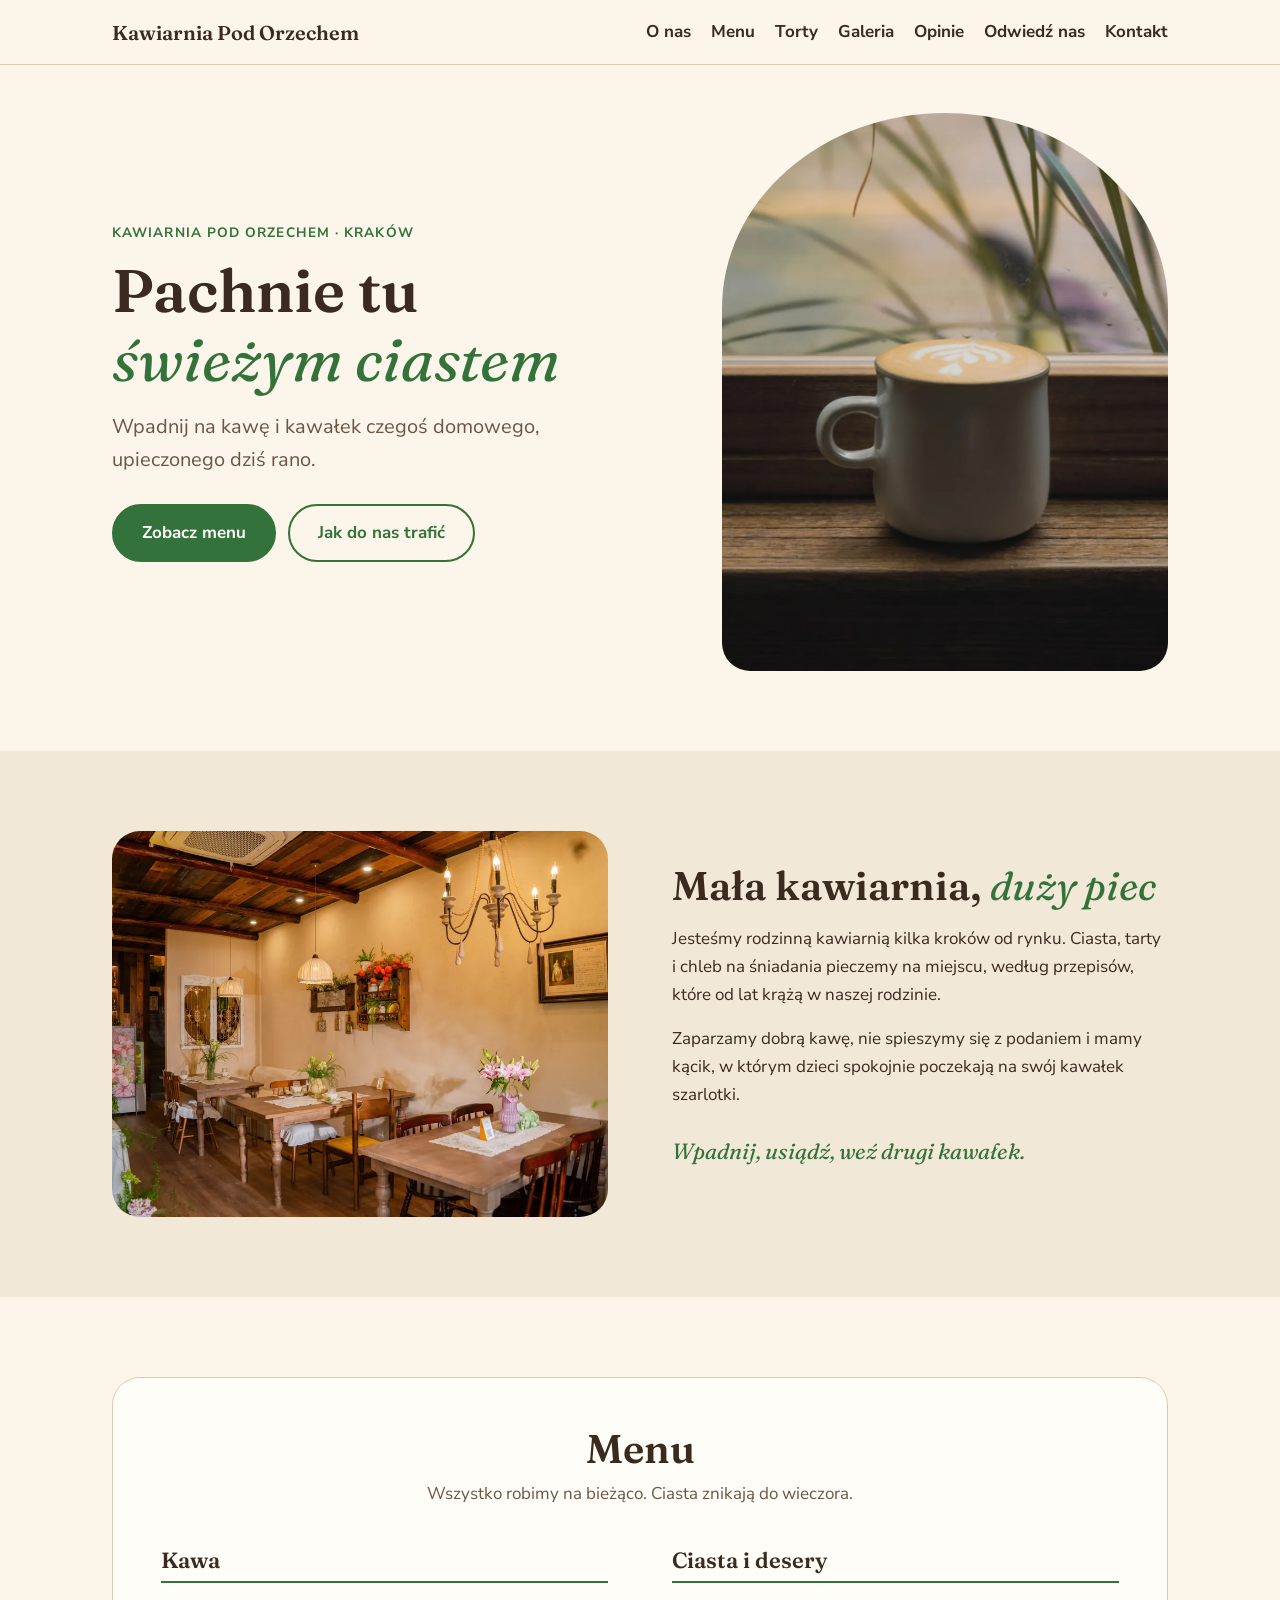
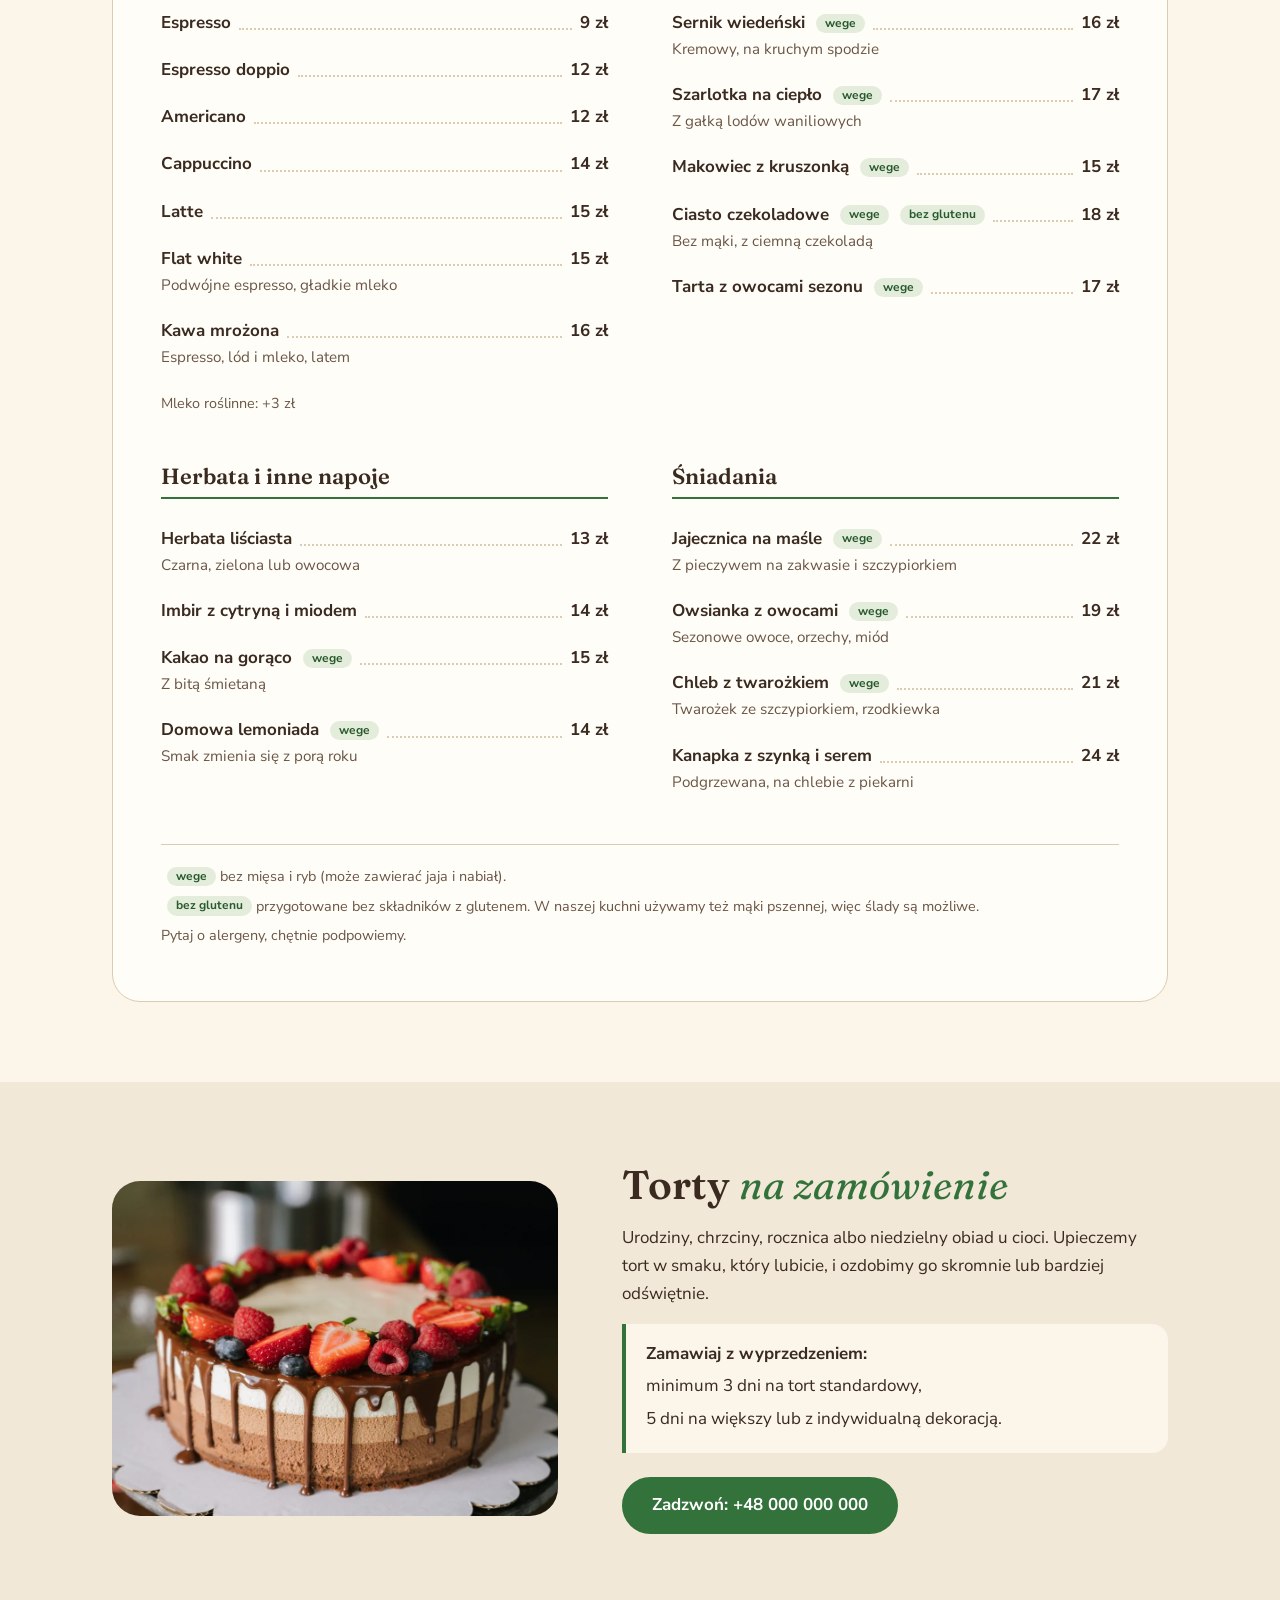
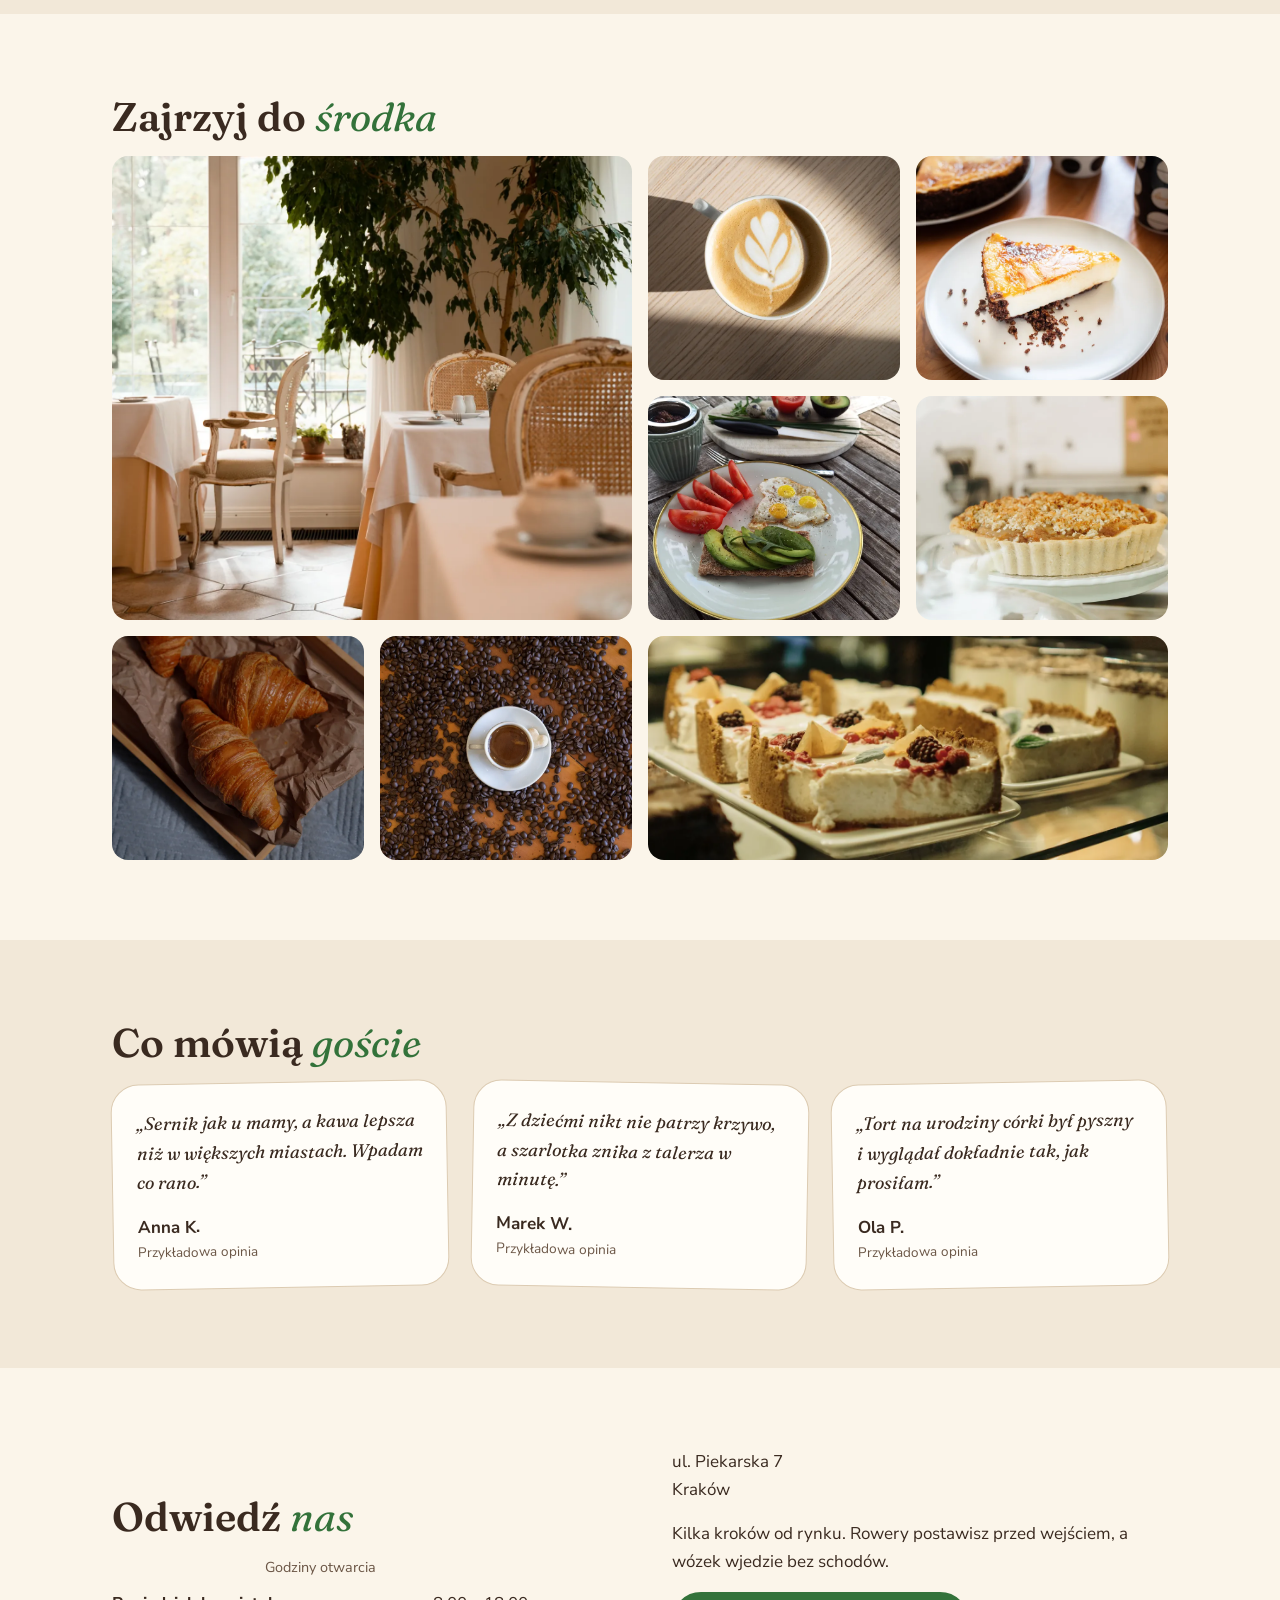
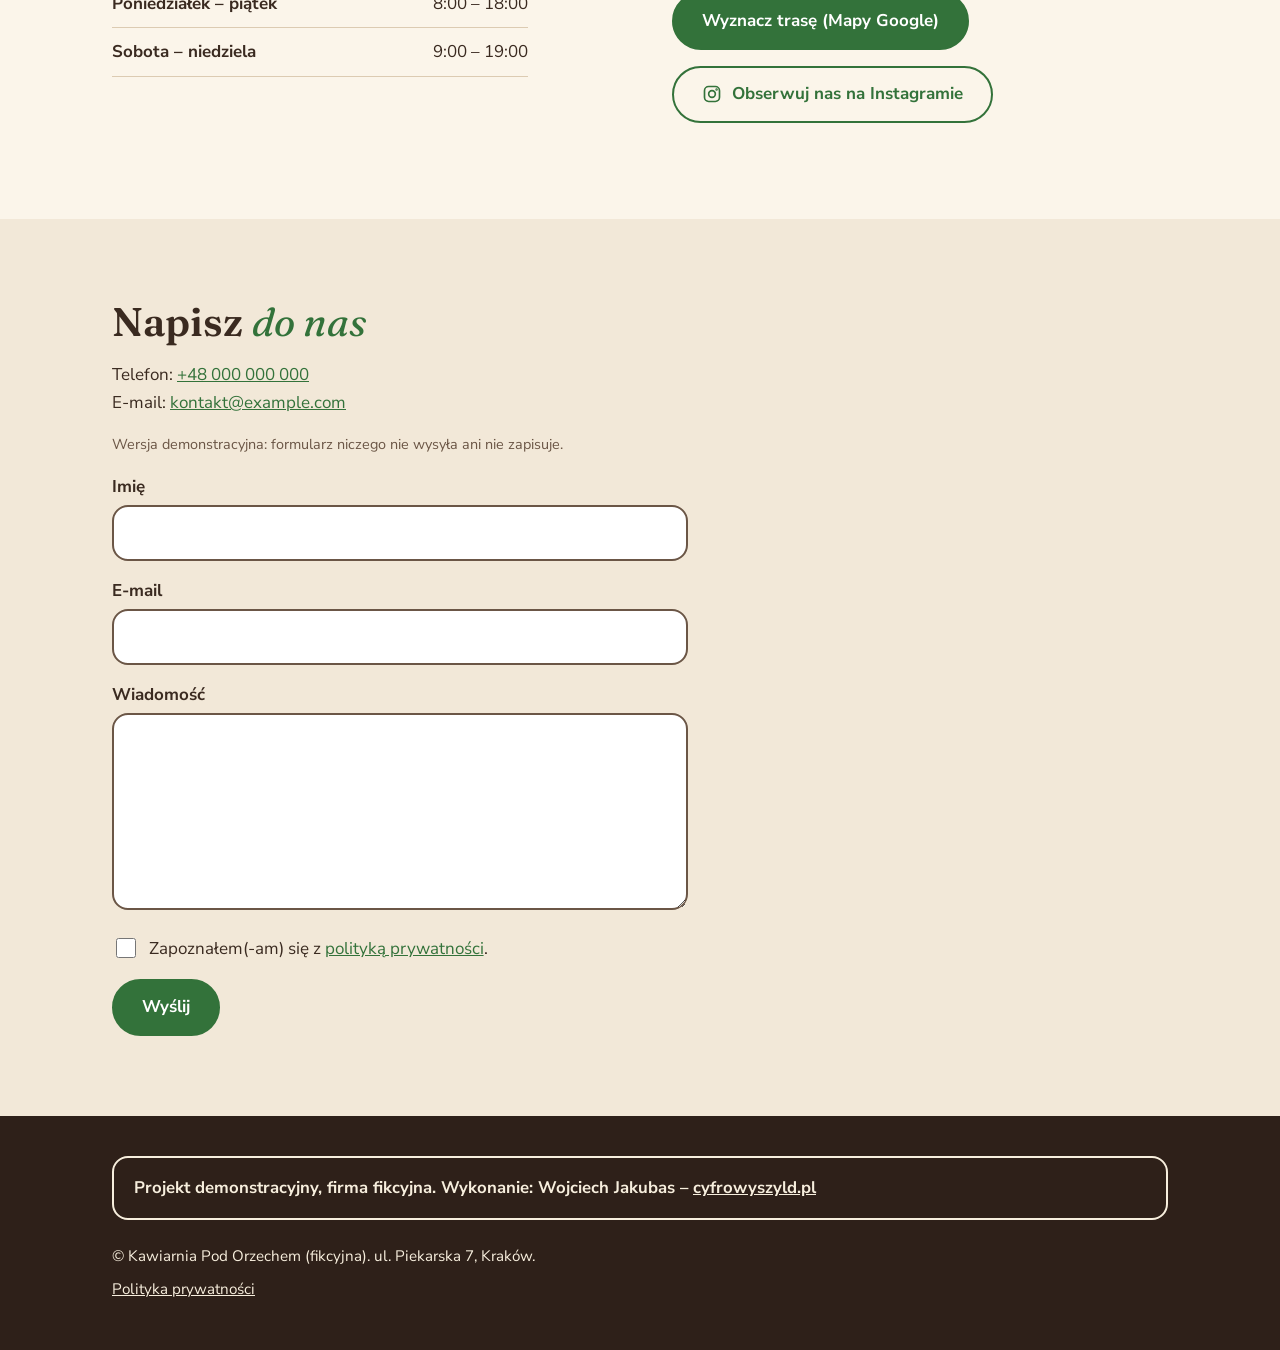
<file: index.html>
<!doctype html>
<html lang="pl">
  <head>
    <meta charset="utf-8" />
    <meta name="viewport" content="width=device-width, initial-scale=1" />
    <meta name="robots" content="noindex, nofollow" />
    <title>Kawiarnia Pod Orzechem – domowe wypieki i kawa, Kraków</title>
    <meta
      name="description"
      content="Kawiarnia Pod Orzechem w mieście Kraków: kawa, domowe ciasta, śniadania i torty na zamówienie. Projekt demonstracyjny, firma fikcyjna."
    />
    <meta name="theme-color" content="#fbf5ea" />

    <meta property="og:type" content="website" />
    <meta property="og:locale" content="pl_PL" />
    <meta property="og:site_name" content="Kawiarnia Pod Orzechem" />
    <meta
      property="og:title"
      content="Kawiarnia Pod Orzechem – domowe wypieki i kawa"
    />
    <meta
      property="og:description"
      content="Kawa, domowe ciasta, śniadania i torty na zamówienie. Projekt demonstracyjny."
    />

    <link rel="icon" href="/favicon.svg" type="image/svg+xml" />
    <link rel="icon" href="/favicon.ico" sizes="32x32" />
    <link rel="apple-touch-icon" href="/apple-touch-icon.png" />
    <link rel="manifest" href="/site.webmanifest" />
    <link
      rel="preload"
      href="/fonts/nunito-sans-latin-400.woff2"
      as="font"
      type="font/woff2"
      crossorigin
    />
    <link
      rel="preload"
      href="/fonts/fraunces-latin-600.woff2"
      as="font"
      type="font/woff2"
      crossorigin
    />
    <link rel="stylesheet" href="/css/style.css" />
    <script src="/js/main.js" defer></script>
  </head>
  <body>
    <a class="przejdz" href="#tresc">Przejdź do treści</a>

    <header class="naglowek">
      <div class="kontener naglowek__pasek">
        <a class="logo" href="/">Kawiarnia Pod Orzechem</a>
        <button
          class="menu-przycisk"
          id="menu-przycisk"
          type="button"
          aria-label="Menu"
          aria-expanded="false"
          aria-controls="menu"
        >
          <span class="menu-przycisk__kreska"></span>
          <span class="menu-przycisk__kreska"></span>
          <span class="menu-przycisk__kreska"></span>
        </button>
        <nav aria-label="Główna nawigacja">
          <ul class="menu" id="menu">
            <li><a href="#o-nas">O nas</a></li>
            <li><a href="#menu-karta">Menu</a></li>
            <li><a href="#torty">Torty</a></li>
            <li><a href="#galeria">Galeria</a></li>
            <li><a href="#opinie">Opinie</a></li>
            <li><a href="#dojazd">Odwiedź nas</a></li>
            <li><a href="#kontakt">Kontakt</a></li>
          </ul>
        </nav>
      </div>
    </header>

    <main id="tresc">
      <section class="hero" aria-labelledby="tytul">
        <div class="kontener hero__siatka">
          <div class="hero__tresc">
            <p class="hero__nadtytul">Kawiarnia Pod Orzechem · Kraków</p>
            <h1 id="tytul">Pachnie tu <em>świeżym ciastem</em></h1>
            <p class="hero__haslo">
              Wpadnij na kawę i kawałek czegoś domowego, upieczonego dziś rano.
            </p>
            <div class="hero__przyciski">
              <a class="przycisk" href="#menu-karta">Zobacz menu</a>
              <a class="przycisk przycisk--kontur" href="#dojazd"
                >Jak do nas trafić</a
              >
            </div>
          </div>
          <img
            class="hero__obraz"
            src="/img/hero.webp"
            width="1000"
            height="1250"
            alt="Filiżanka cappuccino z pianką na drewnianym stoliku przy oknie"
            fetchpriority="high"
          />
        </div>
      </section>

      <section
        class="sekcja sekcja--alt"
        id="o-nas"
        aria-labelledby="o-nas-tytul"
      >
        <div class="kontener dwie-kolumny">
          <div>
            <h2 id="o-nas-tytul">Mała kawiarnia, <em>duży piec</em></h2>
            <p>
              Jesteśmy rodzinną kawiarnią kilka kroków od rynku. Ciasta, tarty i
              chleb na śniadania pieczemy na miejscu, według przepisów, które od
              lat krążą w naszej rodzinie.
            </p>
            <p>
              Zaparzamy dobrą kawę, nie spieszymy się z podaniem i mamy kącik, w
              którym dzieci spokojnie poczekają na swój kawałek szarlotki.
            </p>
            <p class="cytat-reczny">Wpadnij, usiądź, weź drugi kawałek.</p>
          </div>
          <img
            class="o-nas__obraz"
            src="/img/o-nas.webp"
            width="900"
            height="700"
            alt="Wnętrze kawiarni: drewniane stoliki i ciepłe światło"
            loading="lazy"
          />
        </div>
      </section>

      <section class="sekcja" id="menu-karta" aria-labelledby="menu-tytul">
        <div class="kontener">
          <div class="menu-karta">
            <div class="menu-karta__naglowek">
              <h2 id="menu-tytul">Menu</h2>
              <p>Wszystko robimy na bieżąco. Ciasta znikają do wieczora.</p>
            </div>

            <div class="menu-karta__kolumny">
              <div class="menu-kategoria">
                <h3>Kawa</h3>
                <dl class="karta">
                  <div class="karta__poz">
                    <dt>Espresso</dt>
                    <dd class="karta__cena">9 zł</dd>
                  </div>
                  <div class="karta__poz">
                    <dt>Espresso doppio</dt>
                    <dd class="karta__cena">12 zł</dd>
                  </div>
                  <div class="karta__poz">
                    <dt>Americano</dt>
                    <dd class="karta__cena">12 zł</dd>
                  </div>
                  <div class="karta__poz">
                    <dt>Cappuccino</dt>
                    <dd class="karta__cena">14 zł</dd>
                  </div>
                  <div class="karta__poz">
                    <dt>Latte</dt>
                    <dd class="karta__cena">15 zł</dd>
                  </div>
                  <div class="karta__poz">
                    <dt>Flat white</dt>
                    <dd class="karta__cena">15 zł</dd>
                    <dd class="karta__opis">
                      Podwójne espresso, gładkie mleko
                    </dd>
                  </div>
                  <div class="karta__poz">
                    <dt>Kawa mrożona</dt>
                    <dd class="karta__cena">16 zł</dd>
                    <dd class="karta__opis">Espresso, lód i mleko, latem</dd>
                  </div>
                </dl>
                <p class="menu-karta__uwaga">Mleko roślinne: +3 zł</p>
              </div>

              <div class="menu-kategoria">
                <h3>Ciasta i desery</h3>
                <dl class="karta">
                  <div class="karta__poz">
                    <dt>Sernik wiedeński <span class="znacznik">wege</span></dt>
                    <dd class="karta__cena">16 zł</dd>
                    <dd class="karta__opis">Kremowy, na kruchym spodzie</dd>
                  </div>
                  <div class="karta__poz">
                    <dt>
                      Szarlotka na ciepło <span class="znacznik">wege</span>
                    </dt>
                    <dd class="karta__cena">17 zł</dd>
                    <dd class="karta__opis">Z gałką lodów waniliowych</dd>
                  </div>
                  <div class="karta__poz">
                    <dt>
                      Makowiec z kruszonką <span class="znacznik">wege</span>
                    </dt>
                    <dd class="karta__cena">15 zł</dd>
                  </div>
                  <div class="karta__poz">
                    <dt>
                      Ciasto czekoladowe
                      <span class="znacznik">wege</span>
                      <span class="znacznik">bez glutenu</span>
                    </dt>
                    <dd class="karta__cena">18 zł</dd>
                    <dd class="karta__opis">Bez mąki, z ciemną czekoladą</dd>
                  </div>
                  <div class="karta__poz">
                    <dt>
                      Tarta z owocami sezonu <span class="znacznik">wege</span>
                    </dt>
                    <dd class="karta__cena">17 zł</dd>
                  </div>
                </dl>
              </div>

              <div class="menu-kategoria">
                <h3>Herbata i inne napoje</h3>
                <dl class="karta">
                  <div class="karta__poz">
                    <dt>Herbata liściasta</dt>
                    <dd class="karta__cena">13 zł</dd>
                    <dd class="karta__opis">Czarna, zielona lub owocowa</dd>
                  </div>
                  <div class="karta__poz">
                    <dt>Imbir z cytryną i miodem</dt>
                    <dd class="karta__cena">14 zł</dd>
                  </div>
                  <div class="karta__poz">
                    <dt>Kakao na gorąco <span class="znacznik">wege</span></dt>
                    <dd class="karta__cena">15 zł</dd>
                    <dd class="karta__opis">Z bitą śmietaną</dd>
                  </div>
                  <div class="karta__poz">
                    <dt>Domowa lemoniada <span class="znacznik">wege</span></dt>
                    <dd class="karta__cena">14 zł</dd>
                    <dd class="karta__opis">Smak zmienia się z porą roku</dd>
                  </div>
                </dl>
              </div>

              <div class="menu-kategoria">
                <h3>Śniadania</h3>
                <dl class="karta">
                  <div class="karta__poz">
                    <dt>
                      Jajecznica na maśle <span class="znacznik">wege</span>
                    </dt>
                    <dd class="karta__cena">22 zł</dd>
                    <dd class="karta__opis">
                      Z pieczywem na zakwasie i szczypiorkiem
                    </dd>
                  </div>
                  <div class="karta__poz">
                    <dt>
                      Owsianka z owocami <span class="znacznik">wege</span>
                    </dt>
                    <dd class="karta__cena">19 zł</dd>
                    <dd class="karta__opis">Sezonowe owoce, orzechy, miód</dd>
                  </div>
                  <div class="karta__poz">
                    <dt>
                      Chleb z twarożkiem <span class="znacznik">wege</span>
                    </dt>
                    <dd class="karta__cena">21 zł</dd>
                    <dd class="karta__opis">
                      Twarożek ze szczypiorkiem, rzodkiewka
                    </dd>
                  </div>
                  <div class="karta__poz">
                    <dt>Kanapka z szynką i serem</dt>
                    <dd class="karta__cena">24 zł</dd>
                    <dd class="karta__opis">
                      Podgrzewana, na chlebie z piekarni
                    </dd>
                  </div>
                </dl>
              </div>
            </div>

            <div class="menu-karta__legenda">
              <p>
                <span class="znacznik">wege</span> bez mięsa i ryb (może
                zawierać jaja i nabiał).
              </p>
              <p>
                <span class="znacznik">bez glutenu</span> przygotowane bez
                składników z glutenem. W naszej kuchni używamy też mąki
                pszennej, więc ślady są możliwe.
              </p>
              <p>Pytaj o alergeny, chętnie podpowiemy.</p>
            </div>
          </div>
        </div>
      </section>

      <section
        class="sekcja sekcja--alt"
        id="torty"
        aria-labelledby="torty-tytul"
      >
        <div class="kontener torty">
          <img
            class="torty__obraz"
            src="/img/torty.webp"
            width="1000"
            height="750"
            alt="Domowy tort urodzinowy z kremem, ozdobiony owocami"
            loading="lazy"
          />
          <div>
            <h2 id="torty-tytul">Torty <em>na zamówienie</em></h2>
            <p>
              Urodziny, chrzciny, rocznica albo niedzielny obiad u cioci.
              Upieczemy tort w smaku, który lubicie, i ozdobimy go skromnie lub
              bardziej odświętnie.
            </p>
            <div class="torty__terminy">
              <p><strong>Zamawiaj z wyprzedzeniem:</strong></p>
              <p>minimum 3 dni na tort standardowy,</p>
              <p>5 dni na większy lub z indywidualną dekoracją.</p>
            </div>
            <a class="przycisk" href="tel:+48000000000"
              >Zadzwoń: +48 000 000 000</a
            >
          </div>
        </div>
      </section>

      <section class="sekcja" id="galeria" aria-labelledby="galeria-tytul">
        <div class="kontener">
          <h2 id="galeria-tytul">Zajrzyj do <em>środka</em></h2>
          <ul class="galeria">
            <li class="galeria__duze">
              <img
                src="/img/galeria-1.webp"
                width="1200"
                height="1200"
                alt="Jasne wnętrze kawiarni z drewnianymi stolikami i ciepłym światłem"
                loading="lazy"
              />
            </li>
            <li>
              <img
                src="/img/galeria-2.webp"
                width="800"
                height="800"
                alt="Flat white w białej filiżance widziany z góry"
                loading="lazy"
              />
            </li>
            <li>
              <img
                src="/img/galeria-3.webp"
                width="800"
                height="800"
                alt="Kawałek sernika na talerzu"
                loading="lazy"
              />
            </li>
            <li>
              <img
                src="/img/galeria-4.webp"
                width="800"
                height="800"
                alt="Śniadanie: jajka i tosty na stole"
                loading="lazy"
              />
            </li>
            <li>
              <img
                src="/img/galeria-5.webp"
                width="800"
                height="800"
                alt="Domowa szarlotka"
                loading="lazy"
              />
            </li>
            <li>
              <img
                src="/img/galeria-6.webp"
                width="800"
                height="800"
                alt="Świeże rogaliki na blasze"
                loading="lazy"
              />
            </li>
            <li>
              <img
                src="/img/galeria-7.webp"
                width="800"
                height="800"
                alt="Dłonie trzymające filiżankę kawy, obok ziarna kawy"
                loading="lazy"
              />
            </li>
            <li class="galeria__szerokie">
              <img
                src="/img/galeria-8.webp"
                width="1200"
                height="600"
                alt="Lada z wypiekami w witrynie"
                loading="lazy"
              />
            </li>
          </ul>
        </div>
      </section>

      <section
        class="sekcja sekcja--alt"
        id="opinie"
        aria-labelledby="opinie-tytul"
      >
        <div class="kontener">
          <h2 id="opinie-tytul">Co mówią <em>goście</em></h2>
          <div class="opinie">
            <blockquote class="opinia">
              <p>
                „Sernik jak u mamy, a kawa lepsza niż w większych miastach.
                Wpadam co rano.”
              </p>
              <footer>
                Anna K. <span class="opinia__uwaga">Przykładowa opinia</span>
              </footer>
            </blockquote>
            <blockquote class="opinia">
              <p>
                „Z dziećmi nikt nie patrzy krzywo, a szarlotka znika z talerza w
                minutę.”
              </p>
              <footer>
                Marek W. <span class="opinia__uwaga">Przykładowa opinia</span>
              </footer>
            </blockquote>
            <blockquote class="opinia">
              <p>
                „Tort na urodziny córki był pyszny i wyglądał dokładnie tak, jak
                prosiłam.”
              </p>
              <footer>
                Ola P. <span class="opinia__uwaga">Przykładowa opinia</span>
              </footer>
            </blockquote>
          </div>
        </div>
      </section>

      <section class="sekcja" id="dojazd" aria-labelledby="dojazd-tytul">
        <div class="kontener dwie-kolumny">
          <div>
            <h2 id="dojazd-tytul">Odwiedź <em>nas</em></h2>
            <table class="godziny">
              <caption class="podpowiedz">
                Godziny otwarcia
              </caption>
              <tbody>
                <tr>
                  <th scope="row">Poniedziałek – piątek</th>
                  <td>8:00 – 18:00</td>
                </tr>
                <tr>
                  <th scope="row">Sobota – niedziela</th>
                  <td>9:00 – 19:00</td>
                </tr>
              </tbody>
            </table>
          </div>
          <div>
            <address>
              ul. Piekarska 7<br />
              Kraków
            </address>
            <p>
              Kilka kroków od rynku. Rowery postawisz przed wejściem, a wózek
              wjedzie bez schodów.
            </p>
            <p>
              <a
                class="przycisk"
                href="https://www.google.com/maps/dir/?api=1&amp;destination=ul.+Piekarska+7,+Kraków"
                target="_blank"
                rel="noopener noreferrer"
                >Wyznacz trasę (Mapy Google)</a
              >
            </p>
            <p>
              <a
                class="przycisk przycisk--kontur instagram"
                href="#"
                target="_blank"
                rel="noopener noreferrer"
              >
                <svg
                  viewBox="0 0 24 24"
                  fill="none"
                  stroke="currentColor"
                  stroke-width="2"
                  stroke-linecap="round"
                  stroke-linejoin="round"
                  aria-hidden="true"
                  focusable="false"
                >
                  <rect x="3" y="3" width="18" height="18" rx="5" />
                  <circle cx="12" cy="12" r="4" />
                  <circle cx="17.5" cy="6.5" r="0.5" fill="currentColor" />
                </svg>
                Obserwuj nas na Instagramie
              </a>
            </p>
          </div>
        </div>
      </section>

      <section
        class="sekcja sekcja--alt"
        id="kontakt"
        aria-labelledby="kontakt-tytul"
      >
        <div class="kontener">
          <h2 id="kontakt-tytul">Napisz <em>do nas</em></h2>
          <p>
            Telefon: <a href="tel:+48000000000">+48 000 000 000</a><br />
            E-mail: <a href="mailto:kontakt@example.com">kontakt@example.com</a>
          </p>

          <form class="formularz" id="formularz">
            <p class="podpowiedz">
              Wersja demonstracyjna: formularz niczego nie wysyła ani nie
              zapisuje.
            </p>
            <div class="pole">
              <label for="imie">Imię</label>
              <input
                type="text"
                id="imie"
                name="imie"
                required
                maxlength="80"
                autocomplete="off"
              />
            </div>
            <div class="pole">
              <label for="email">E-mail</label>
              <input
                type="email"
                id="email"
                name="email"
                required
                maxlength="120"
                autocomplete="off"
              />
            </div>
            <div class="pole">
              <label for="wiadomosc">Wiadomość</label>
              <textarea
                id="wiadomosc"
                name="wiadomosc"
                required
                maxlength="1500"
                rows="6"
              ></textarea>
            </div>
            <div class="pole pole--zgoda">
              <input
                type="checkbox"
                id="zgoda"
                name="zgoda_rodo"
                value="tak"
                required
              />
              <label for="zgoda"
                >Zapoznałem(-am) się z
                <a href="/polityka-prywatnosci.html">polityką prywatności</a
                >.</label
              >
            </div>
            <button class="przycisk" type="submit" id="wyslij" disabled>
              Wyślij
            </button>
            <div
              class="komunikat"
              id="komunikat"
              role="status"
              aria-live="polite"
              hidden
            ></div>
          </form>
        </div>
      </section>
    </main>

    <footer class="stopka">
      <div class="kontener">
        <div class="stopka__demo">
          <p>
            Projekt demonstracyjny, firma fikcyjna. Wykonanie: Wojciech Jakubas
            –
            <a
              href="https://cyfrowyszyld.pl"
              target="_blank"
              rel="noopener noreferrer"
              >cyfrowyszyld.pl</a
            >
          </p>
        </div>
        <p>
          &copy; Kawiarnia Pod Orzechem (fikcyjna). ul. Piekarska 7, Kraków.
        </p>
        <p><a href="/polityka-prywatnosci.html">Polityka prywatności</a></p>
      </div>
    </footer>
  </body>
</html>
</file>
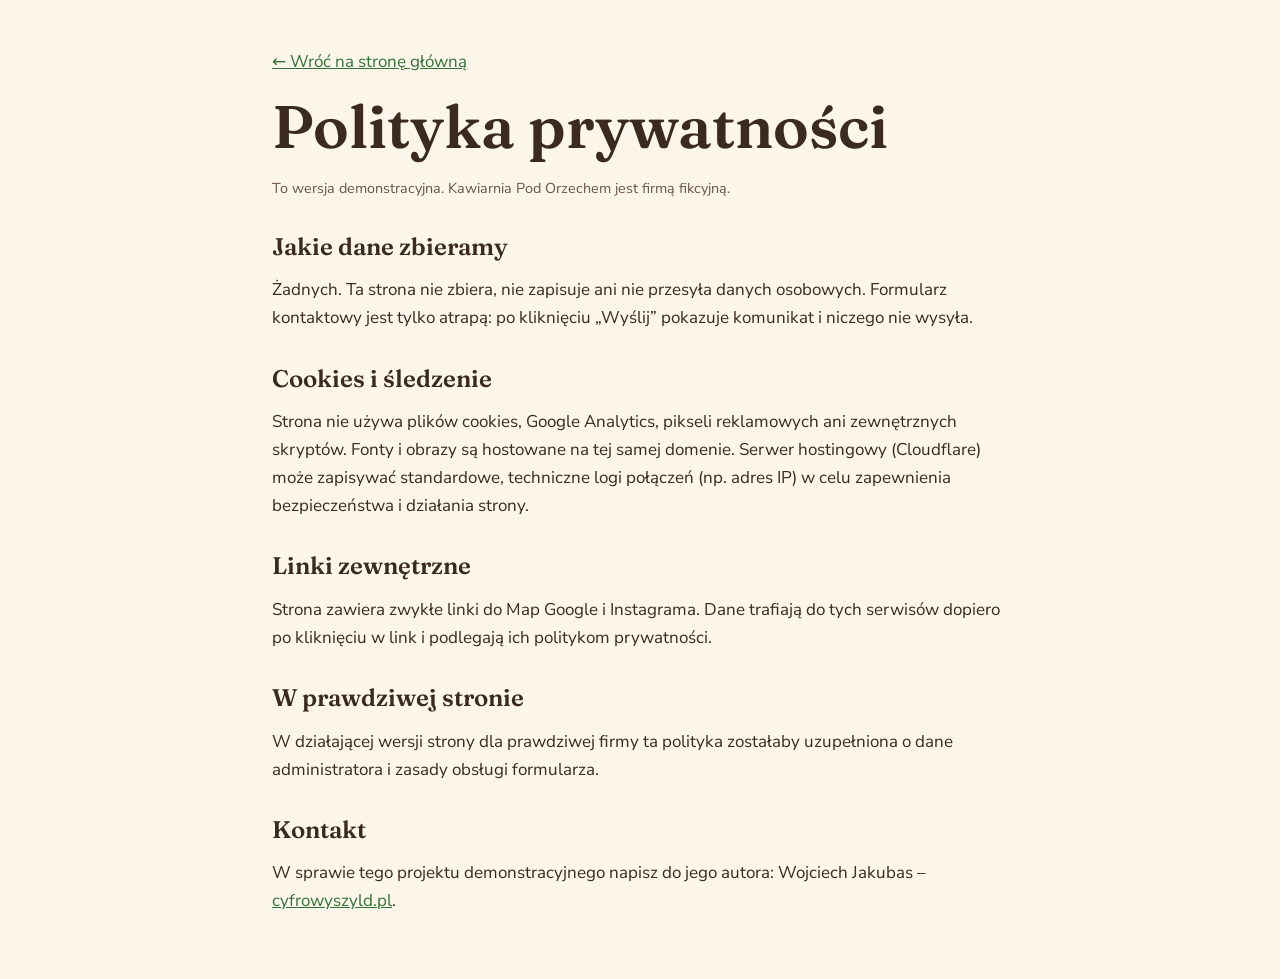
<file: polityka-prywatnosci.html>
<!doctype html>
<html lang="pl">
  <head>
    <meta charset="utf-8" />
    <meta name="viewport" content="width=device-width, initial-scale=1" />
    <title>Polityka prywatności – Kawiarnia Pod Orzechem</title>
    <meta
      name="description"
      content="Polityka prywatności wersji demonstracyjnej strony: strona nie zbiera żadnych danych."
    />
    <meta name="robots" content="noindex, nofollow" />
    <link rel="icon" href="/favicon.svg" type="image/svg+xml" />
    <link rel="stylesheet" href="/css/style.css" />
  </head>
  <body>
    <main>
      <div class="kontener strona-tekst">
        <p><a href="/">&larr; Wróć na stronę główną</a></p>
        <h1>Polityka prywatności</h1>
        <p class="podpowiedz">
          To wersja demonstracyjna. Kawiarnia Pod Orzechem jest firmą fikcyjną.
        </p>

        <h2>Jakie dane zbieramy</h2>
        <p>
          Żadnych. Ta strona nie zbiera, nie zapisuje ani nie przesyła danych
          osobowych. Formularz kontaktowy jest tylko atrapą: po kliknięciu
          „Wyślij” pokazuje komunikat i niczego nie wysyła.
        </p>

        <h2>Cookies i śledzenie</h2>
        <p>
          Strona nie używa plików cookies, Google Analytics, pikseli reklamowych
          ani zewnętrznych skryptów. Fonty i obrazy są hostowane na tej samej
          domenie. Serwer hostingowy (Cloudflare) może zapisywać standardowe,
          techniczne logi połączeń (np. adres IP) w celu zapewnienia
          bezpieczeństwa i działania strony.
        </p>

        <h2>Linki zewnętrzne</h2>
        <p>
          Strona zawiera zwykłe linki do Map Google i Instagrama. Dane trafiają
          do tych serwisów dopiero po kliknięciu w link i podlegają ich
          politykom prywatności.
        </p>

        <h2>W prawdziwej stronie</h2>
        <p>
          W działającej wersji strony dla prawdziwej firmy ta polityka zostałaby
          uzupełniona o dane administratora i zasady obsługi formularza.
        </p>
        <h2>Kontakt</h2>
        <p>
          W sprawie tego projektu demonstracyjnego napisz do jego autora:
          Wojciech Jakubas –
          <a href="https://cyfrowyszyld.pl">cyfrowyszyld.pl</a>.
        </p>
      </div>
    </main>
  </body>
</html>
</file>
<file: css/style.css>
:root {
  --kolor-tlo: #fbf5ea;           
  --kolor-tlo-alt: #f2e8d8;       
  --kolor-tekst: #3a2a20;         
  --kolor-tekst-jasny: #6b5646;   
  --kolor-akcent: #33723a;        
  --kolor-akcent-ciemny: #285a2e; 
  --kolor-akcent-blady: #e4eddb;  
  --kolor-na-akcencie: #ffffff;   
  --kolor-ciemny: #2e2019;        
  --kolor-na-ciemnym: #f7eedd;    
  --kolor-linia: #dccbb2;         
  --kolor-blad: #b91c1c;
  --kolor-sukces: #166534;

  --font: "Nunito Sans", system-ui, -apple-system, "Segoe UI", Roboto, sans-serif;
  --font-naglowek: "Fraunces", Georgia, "Times New Roman", serif;

  --odstep: 1rem;
  --odstep-sekcji: 5rem;
  --promien: 1rem;
  --promien-duzy: 1.75rem;
  --szerokosc: 68rem;
}

@font-face {
  font-family: "Nunito Sans"; font-weight: 400; font-style: normal; font-display: swap;
  src: url("/fonts/nunito-sans-latin-400.woff2") format("woff2");
  unicode-range: U+0000-00FF, U+0131, U+0152-0153, U+02BB-02BC, U+02C6, U+02DA, U+02DC, U+0304, U+0308, U+0329, U+2000-206F, U+20AC, U+2122, U+2191, U+2193, U+2212, U+2215, U+FEFF, U+FFFD;
}
@font-face {
  font-family: "Nunito Sans"; font-weight: 400; font-style: normal; font-display: swap;
  src: url("/fonts/nunito-sans-latin-ext-400.woff2") format("woff2");
  unicode-range: U+0100-02BA, U+02BD-02C5, U+02C7-02CC, U+02CE-02D7, U+02DD-02FF, U+0304, U+0308, U+0329, U+1D00-1DBF, U+1E00-1E9F, U+1EF2-1EFF, U+2020, U+20A0-20AB, U+20AD-20C0, U+2113, U+2C60-2C7F, U+A720-A7FF;
}
@font-face {
  font-family: "Nunito Sans"; font-weight: 700; font-style: normal; font-display: swap;
  src: url("/fonts/nunito-sans-latin-700.woff2") format("woff2");
  unicode-range: U+0000-00FF, U+0131, U+0152-0153, U+02BB-02BC, U+02C6, U+02DA, U+02DC, U+0304, U+0308, U+0329, U+2000-206F, U+20AC, U+2122, U+2191, U+2193, U+2212, U+2215, U+FEFF, U+FFFD;
}
@font-face {
  font-family: "Nunito Sans"; font-weight: 700; font-style: normal; font-display: swap;
  src: url("/fonts/nunito-sans-latin-ext-700.woff2") format("woff2");
  unicode-range: U+0100-02BA, U+02BD-02C5, U+02C7-02CC, U+02CE-02D7, U+02DD-02FF, U+0304, U+0308, U+0329, U+1D00-1DBF, U+1E00-1E9F, U+1EF2-1EFF, U+2020, U+20A0-20AB, U+20AD-20C0, U+2113, U+2C60-2C7F, U+A720-A7FF;
}
@font-face {
  font-family: "Fraunces"; font-weight: 600; font-style: normal; font-display: swap;
  src: url("/fonts/fraunces-latin-600.woff2") format("woff2");
  unicode-range: U+0000-00FF, U+0131, U+0152-0153, U+02BB-02BC, U+02C6, U+02DA, U+02DC, U+0304, U+0308, U+0329, U+2000-206F, U+20AC, U+2122, U+2191, U+2193, U+2212, U+2215, U+FEFF, U+FFFD;
}
@font-face {
  font-family: "Fraunces"; font-weight: 600; font-style: normal; font-display: swap;
  src: url("/fonts/fraunces-latin-ext-600.woff2") format("woff2");
  unicode-range: U+0100-02BA, U+02BD-02C5, U+02C7-02CC, U+02CE-02D7, U+02DD-02FF, U+0304, U+0308, U+0329, U+1D00-1DBF, U+1E00-1E9F, U+1EF2-1EFF, U+2020, U+20A0-20AB, U+20AD-20C0, U+2113, U+2C60-2C7F, U+A720-A7FF;
}
@font-face {
  font-family: "Fraunces"; font-weight: 400; font-style: italic; font-display: swap;
  src: url("/fonts/fraunces-latin-400-italic.woff2") format("woff2");
  unicode-range: U+0000-00FF, U+0131, U+0152-0153, U+02BB-02BC, U+02C6, U+02DA, U+02DC, U+0304, U+0308, U+0329, U+2000-206F, U+20AC, U+2122, U+2191, U+2193, U+2212, U+2215, U+FEFF, U+FFFD;
}
@font-face {
  font-family: "Fraunces"; font-weight: 400; font-style: italic; font-display: swap;
  src: url("/fonts/fraunces-latin-ext-400-italic.woff2") format("woff2");
  unicode-range: U+0100-02BA, U+02BD-02C5, U+02C7-02CC, U+02CE-02D7, U+02DD-02FF, U+0304, U+0308, U+0329, U+1D00-1DBF, U+1E00-1E9F, U+1EF2-1EFF, U+2020, U+20A0-20AB, U+20AD-20C0, U+2113, U+2C60-2C7F, U+A720-A7FF;
}

*, *::before, *::after { box-sizing: border-box; }
html { scroll-behavior: smooth; scroll-padding-top: 4.5rem; }
body {
  margin: 0;
  font-family: var(--font);
  font-size: 1.0625rem;
  line-height: 1.65;
  color: var(--kolor-tekst);
  background: var(--kolor-tlo);
}
img { max-width: 100%; height: auto; display: block; }
h1, h2, h3 { font-family: var(--font-naglowek); font-weight: 600; line-height: 1.15; margin: 0 0 var(--odstep); }
h1 { font-size: clamp(2.25rem, 8vw, 3.75rem); }
h2 { font-size: clamp(1.75rem, 5.5vw, 2.5rem); }
h3 { font-size: 1.375rem; }
h1 em, h2 em { font-weight: 400; color: var(--kolor-akcent); }
p { margin: 0 0 var(--odstep); }
a { color: var(--kolor-akcent); }
a:hover { color: var(--kolor-akcent-ciemny); }

:focus-visible { outline: 3px solid var(--kolor-akcent); outline-offset: 3px; }
.ciemne :focus-visible, .stopka :focus-visible { outline-color: #ffffff; }

.kontener { width: 100%; max-width: var(--szerokosc); margin: 0 auto; padding: 0 var(--odstep); }

.przejdz {
  position: absolute; left: var(--odstep); top: -4rem; z-index: 100;
  background: var(--kolor-akcent); color: var(--kolor-na-akcencie);
  padding: 0.5rem 1rem; border-radius: var(--promien);
}
.przejdz:focus { top: var(--odstep); color: var(--kolor-na-akcencie); }

.przycisk {
  display: inline-block;
  padding: 0.8rem 1.75rem;
  border: 2px solid var(--kolor-akcent);
  border-radius: 999px;
  background: var(--kolor-akcent);
  color: var(--kolor-na-akcencie);
  font: inherit; font-weight: 700; text-decoration: none; cursor: pointer;
}
.przycisk:hover { background: var(--kolor-akcent-ciemny); border-color: var(--kolor-akcent-ciemny); color: var(--kolor-na-akcencie); }
.przycisk:disabled { opacity: 0.55; cursor: not-allowed; }
.przycisk--kontur { background: transparent; color: var(--kolor-akcent); }
.przycisk--kontur:hover { background: var(--kolor-akcent); color: var(--kolor-na-akcencie); }

.naglowek {
  position: sticky; top: 0; z-index: 50;
  background: var(--kolor-tlo); color: var(--kolor-tekst);
  border-bottom: 1px solid var(--kolor-linia);
}
.naglowek__pasek { display: flex; align-items: center; justify-content: space-between; gap: var(--odstep); min-height: 4rem; flex-wrap: wrap; }
.logo { font-family: var(--font-naglowek); font-weight: 600; font-size: 1.25rem; color: var(--kolor-tekst); text-decoration: none; }
.logo:hover { color: var(--kolor-akcent); }

.menu { list-style: none; margin: 0; padding: 0 0 0.75rem; display: flex; flex-wrap: wrap; gap: 0.25rem 1.25rem; width: 100%; }
.menu a { color: var(--kolor-tekst); text-decoration: none; padding: 0.4rem 0; display: inline-block; font-weight: 700; }
.menu a:hover { color: var(--kolor-akcent); text-decoration: underline; text-underline-offset: 0.3em; }

.naglowek nav { flex: 0 0 100%; order: 3; }

.menu-przycisk { display: none; }

.js .menu-przycisk {
  display: inline-flex; flex-direction: column; justify-content: center; gap: 5px;
  width: 2.75rem; height: 2.75rem; padding: 0.6rem;
  background: transparent; border: 2px solid var(--kolor-tekst); border-radius: 999px; cursor: pointer;
}
.menu-przycisk__kreska { display: block; height: 2px; background: var(--kolor-tekst); }
.js .menu { display: none; flex-direction: column; }
.js .menu.otwarte { display: flex; }

@media (min-width: 56rem) {
  .naglowek__pasek { flex-wrap: nowrap; }
  .naglowek nav { flex: 0 1 auto; order: 0; }
  .menu, .js .menu { display: flex; flex-direction: row; width: auto; padding: 0; }
  .js .menu-przycisk { display: none; }
}

.sekcja { padding: var(--odstep-sekcji) 0; }
.sekcja--alt { background: var(--kolor-tlo-alt); }
.sekcja__opis { color: var(--kolor-tekst-jasny); max-width: 40rem; }

.dwie-kolumny { display: grid; gap: 2.5rem; align-items: center; }
@media (min-width: 48rem) { .dwie-kolumny { grid-template-columns: 1fr 1fr; gap: 4rem; } }

.godziny { border-collapse: collapse; width: 100%; max-width: 26rem; margin-bottom: var(--odstep); }
.godziny th, .godziny td { padding: 0.6rem 0; border-bottom: 1px solid var(--kolor-linia); text-align: left; }
.godziny td { text-align: right; }

address { font-style: normal; margin-bottom: var(--odstep); }

.formularz { max-width: 36rem; }
.pole { margin-bottom: var(--odstep); }
.pole label { display: block; font-weight: 700; margin-bottom: 0.25rem; }
.pole input[type="text"], .pole input[type="tel"], .pole input[type="email"], .pole textarea {
  width: 100%; padding: 0.75rem 1rem; font: inherit; color: inherit;
  background: #ffffff; border: 2px solid var(--kolor-tekst-jasny); border-radius: var(--promien);
}
.pole--zgoda { display: flex; gap: 0.6rem; align-items: flex-start; }
.pole--zgoda input { width: 1.25rem; height: 1.25rem; margin-top: 0.2rem; flex: none; }
.pole--zgoda label { font-weight: 400; margin: 0; }
.pole textarea { min-height: 9rem; resize: vertical; }
.podpowiedz { color: var(--kolor-tekst-jasny); font-size: 0.9rem; }

.komunikat { margin-top: var(--odstep); padding: 0.75rem 1rem; border-radius: var(--promien); border: 2px solid; font-weight: 700; }
.komunikat[hidden] { display: none; }
.komunikat--ok { color: var(--kolor-sukces); border-color: var(--kolor-sukces); }
.komunikat--blad { color: var(--kolor-blad); border-color: var(--kolor-blad); }

.stopka { background: var(--kolor-ciemny); color: var(--kolor-na-ciemnym); padding: 2.5rem 0; font-size: 0.95rem; }
.stopka a { color: var(--kolor-na-ciemnym); }
.stopka p { margin: 0 0 0.5rem; }

.strona-tekst { padding: 3rem 0; max-width: 46rem; }
.strona-tekst h2 { margin-top: 2rem; font-size: 1.5rem; }

.hero { padding: 3rem 0 var(--odstep-sekcji); }
.hero__siatka { display: grid; gap: 2.5rem; align-items: center; }
@media (min-width: 56rem) { .hero__siatka { grid-template-columns: 1.1fr 0.9fr; gap: 4rem; } }
.hero__nadtytul { font-weight: 700; letter-spacing: 0.08em; text-transform: uppercase; font-size: 0.85rem; color: var(--kolor-akcent); margin-bottom: 0.75rem; }
.hero__haslo { font-size: 1.25rem; max-width: 32rem; margin-bottom: 1.75rem; color: var(--kolor-tekst-jasny); }
.hero__przyciski { display: flex; flex-wrap: wrap; gap: 0.75rem; }
.hero__obraz {
  width: 100%; max-width: 30rem; margin: 0 auto;
  aspect-ratio: 4 / 5; object-fit: cover;
  border-radius: 50% 50% var(--promien-duzy) var(--promien-duzy) / 35% 35% var(--promien-duzy) var(--promien-duzy);
}

.o-nas__obraz { border-radius: var(--promien-duzy); width: 100%; aspect-ratio: 9 / 7; object-fit: cover; }
@media (min-width: 48rem) { .o-nas__obraz { order: -1; } }
.cytat-reczny { font-family: var(--font-naglowek); font-style: italic; font-size: 1.375rem; color: var(--kolor-akcent); margin-top: 1.5rem; }

.menu-karta { background: #fffdf8; border: 1px solid var(--kolor-linia); border-radius: var(--promien-duzy); padding: 2rem 1.25rem; }
@media (min-width: 48rem) { .menu-karta { padding: 3rem; } }
.menu-karta__naglowek { text-align: center; margin-bottom: 2.5rem; }
.menu-karta__naglowek h2 { margin-bottom: 0.5rem; }
.menu-karta__naglowek p { color: var(--kolor-tekst-jasny); margin: 0; }
.menu-karta__kolumny { display: grid; gap: 2.5rem; }
@media (min-width: 56rem) { .menu-karta__kolumny { grid-template-columns: 1fr 1fr; gap: 3rem 4rem; } }
.menu-kategoria h3 { padding-bottom: 0.5rem; margin-bottom: 1rem; border-bottom: 2px solid var(--kolor-akcent); }
.karta { margin: 0; }
.karta__poz { display: grid; grid-template-columns: auto 1fr auto; grid-template-areas: "nazwa kropki cena" "opis opis opis"; column-gap: 0.5rem; padding: 0.6rem 0; }
.karta__poz::before { content: ""; grid-area: kropki; align-self: end; margin-bottom: 0.4em; border-bottom: 2px dotted var(--kolor-linia); }
.karta dt { grid-area: nazwa; font-weight: 700; }
.karta__cena { grid-area: cena; margin: 0; font-weight: 700; white-space: nowrap; }
.karta__opis { grid-area: opis; margin: 0; color: var(--kolor-tekst-jasny); font-size: 0.95rem; }
.znacznik { display: inline-block; margin-left: 0.4rem; padding: 0 0.55rem; font-size: 0.75rem; font-weight: 700; line-height: 1.6; border-radius: 999px; background: var(--kolor-akcent-blady); color: var(--kolor-akcent-ciemny); vertical-align: 0.1em; white-space: nowrap; }
.menu-karta__uwaga { margin: 0.75rem 0 0; font-size: 0.9rem; color: var(--kolor-tekst-jasny); }
.menu-karta__legenda { margin: 2.5rem 0 0; padding-top: 1.25rem; border-top: 1px solid var(--kolor-linia); font-size: 0.9rem; color: var(--kolor-tekst-jasny); }
.menu-karta__legenda p { margin: 0 0 0.35rem; }

.torty { display: grid; gap: 2.5rem; align-items: center; }
@media (min-width: 48rem) { .torty { grid-template-columns: 0.9fr 1.1fr; gap: 4rem; } }
.torty__obraz { border-radius: var(--promien-duzy); width: 100%; aspect-ratio: 4 / 3; object-fit: cover; }
.torty__terminy { margin: 0 0 1.5rem; padding: 1rem 1.25rem; border-left: 4px solid var(--kolor-akcent); background: var(--kolor-tlo); border-radius: 0 var(--promien) var(--promien) 0; }
.torty__terminy p { margin: 0 0 0.25rem; }

.galeria { list-style: none; margin: 0; padding: 0; display: grid; gap: 0.75rem; grid-template-columns: 1fr 1fr; grid-auto-rows: 11rem; }
.galeria li { min-height: 0; }
.galeria img { width: 100%; height: 100%; border-radius: var(--promien); object-fit: cover; }
.galeria__duze { grid-column: span 2; grid-row: span 2; }
.galeria__szerokie { grid-column: span 2; }
@media (min-width: 48rem) {
  .galeria { grid-template-columns: repeat(4, 1fr); grid-auto-rows: 14rem; gap: 1rem; }
}

.opinie { display: grid; gap: 1.5rem; }
@media (min-width: 48rem) { .opinie { grid-template-columns: repeat(3, 1fr); } }
.opinia { margin: 0; padding: 1.5rem; background: #fffdf8; border: 1px solid var(--kolor-linia); border-radius: var(--promien-duzy); }
.opinia p { font-family: var(--font-naglowek); font-style: italic; font-size: 1.125rem; }
.opinia footer { font-weight: 700; }
.opinia__uwaga { display: block; font-weight: 400; font-size: 0.85rem; color: var(--kolor-tekst-jasny); }
@media (min-width: 48rem) and (prefers-reduced-motion: no-preference) {
  .opinia:nth-child(odd) { transform: rotate(-1deg); }
  .opinia:nth-child(even) { transform: rotate(1deg); }
}

.instagram { display: inline-flex; align-items: center; gap: 0.6rem; }
.instagram svg { width: 1.25rem; height: 1.25rem; flex: none; }

.stopka__demo { margin-bottom: 1.5rem; padding: 1rem 1.25rem; border: 2px solid var(--kolor-na-ciemnym); border-radius: var(--promien); font-weight: 700; font-size: 1.05rem; }
.stopka__demo p { margin: 0; }

@media (prefers-reduced-motion: no-preference) {
  .przycisk { transition: background-color 0.2s, color 0.2s; }
  @keyframes wjazd { from { opacity: 0; transform: translateY(1rem); } to { opacity: 1; transform: none; } }
  .hero__tresc, .hero__obraz { animation: wjazd 0.8s ease-out both; }
  .hero__obraz { animation-delay: 0.15s; }
}
@media (prefers-reduced-motion: reduce) {
  html { scroll-behavior: auto; }
  *, *::before, *::after { animation: none !important; transition: none !important; }
}
</file>
